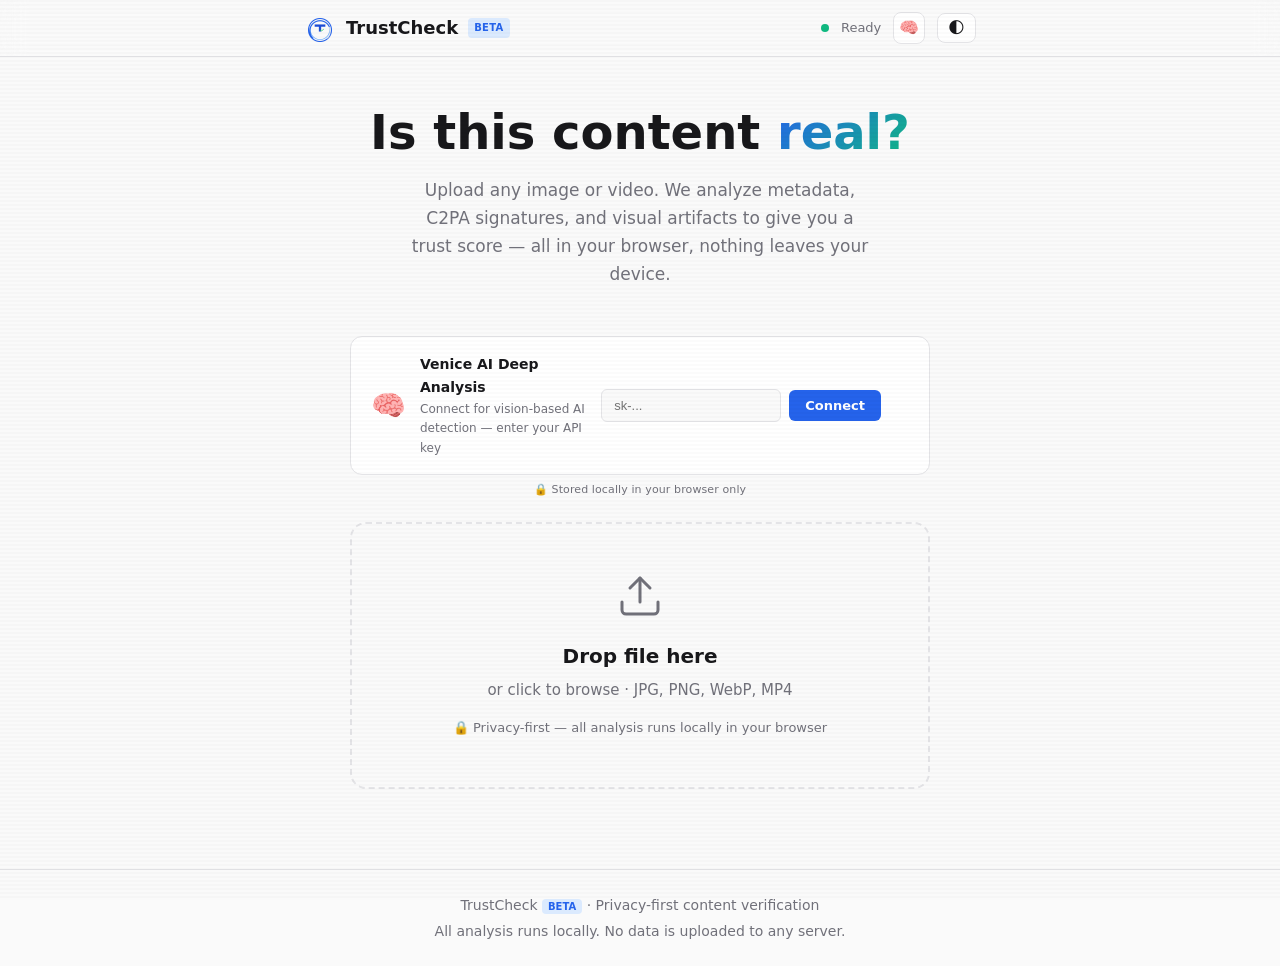
<file: index.html>
<!DOCTYPE html>
<html lang="en" data-theme="system">
<head>
<meta charset="UTF-8">
<meta name="viewport" content="width=device-width, initial-scale=1.0">
<title>TrustCheck — Verify Content Authenticity</title>
<meta name="description" content="Upload any image or video to check its authenticity. AI-generated content detection, metadata analysis, and trust scoring.">
<meta name="keywords" content="AI detection, deepfake detector, content verification, trust check, C2PA, metadata analysis">

<!-- Open Graph -->
<meta property="og:title" content="TrustCheck — Content Authenticity Verifier">
<meta property="og:description" content="Check if content is real or AI-generated. Privacy-first, runs in your browser.">
<meta property="og:type" content="website">
<meta property="og:locale" content="en_US">

<!-- Twitter -->
<meta name="twitter:card" content="summary_large_image">
<meta name="twitter:title" content="TrustCheck — Content Authenticity">
<meta name="twitter:description" content="Upload any image to verify authenticity. Privacy-first AI detection.">

<!-- PWA -->
<link rel="manifest" href="/manifest.json">
<meta name="apple-mobile-web-app-capable" content="yes">
<meta name="apple-mobile-web-app-status-bar-style" content="black-translucent">
<meta name="apple-mobile-web-app-title" content="TrustCheck">
<link rel="apple-touch-icon" href="/favicon/apple-touch-icon.png">
<link rel="icon" type="image/png" sizes="32x32" href="/favicon/favicon-32x32.png">
<link rel="icon" type="image/png" sizes="16x16" href="/favicon/favicon-16x16.png">
<meta name="msapplication-TileImage" content="/favicon/msapplication-icon-144x144.png">
<meta name="msapplication-TileColor" content="#2563eb">

<!-- Critical CSS inline, full CSS deferred -->
<style>
/* System font stack */
:root { --font: system-ui, -apple-system, 'Segoe UI', Roboto, sans-serif; }
*, *::before, *::after { margin: 0; padding: 0; box-sizing: border-box; }
html { font-family: var(--font); line-height: 1.6; }
body { min-height: 100vh; }
</style>
<link rel="stylesheet" href="css/style.css">
</head>
<body>

<!-- Navigation -->
<nav class="nav" role="navigation">
  <div class="nav-inner">
    <div class="nav-brand">
      <img src="/brandguru-outputs/trustcheck_logo_lettermark.png" alt="TrustCheck" class="nav-logo-img">
      <span class="nav-name">TrustCheck</span>
      <span class="nav-badge">Beta</span>
    </div>
    <div class="nav-right">
      <span id="status-dot" class="status-dot"></span>
      <span class="status-text" id="status-text">Ready</span>
      <button class="nav-ai-btn" id="nav-ai-btn" onclick="toggleVenicePanel()" aria-label="Venice AI settings">
        <span id="nav-ai-icon">🧠</span>
      </button>
      <div class="theme-toggle-wrap">
        <button class="theme-btn" onclick="toggleTheme()" aria-label="Toggle theme">
          <span id="theme-icon">🌓</span>
        </button>
      </div>
    </div>
  </div>
</nav>

<!-- Venice AI Panel (inline, always accessible) -->
<div class="venice-panel" id="venice-panel" hidden>
  <div class="venice-panel-inner">
    <div class="venice-panel-left">
      <span class="venice-panel-label">🧠 Venice AI</span>
      <span class="venice-panel-desc">Deep vision-based analysis — enter your API key</span>
    </div>
    <div class="venice-panel-right">
      <input type="password" class="venice-panel-input" id="venice-key-quick" placeholder="sk-..." aria-label="Venice API key">
      <button class="venice-panel-btn" id="venice-connect-quick-btn">Connect</button>
      <span class="venice-panel-status" id="venice-panel-status"></span>
    </div>
    <button class="venice-panel-close" onclick="toggleVenicePanel()" aria-label="Close">✕</button>
  </div>
</div>

<!-- Main -->
<main class="main">
  <div class="container">

    <!-- Hero -->
    <section class="hero">
      <h1 class="hero-title">Is this content <span class="gradient-text">real?</span></h1>
      <p class="hero-sub">Upload any image or video. We analyze metadata, C2PA signatures, and visual artifacts to give you a trust score — all in your browser, nothing leaves your device.</p>
    </section>

    <!-- Venice AI Connect Card (always visible before upload) -->
    <section class="venice-card" id="venice-card">
      <div class="venice-card-body">
        <div class="venice-card-icon">🧠</div>
        <div class="venice-card-content">
          <div class="venice-card-label">Venice AI Deep Analysis</div>
          <div class="venice-card-desc">Connect for vision-based AI detection — enter your API key</div>
        </div>
        <div class="venice-card-input-group">
          <input type="password" class="venice-card-input" id="venice-key-main" placeholder="sk-..." aria-label="Venice API key">
          <button class="venice-card-btn" id="venice-connect-main-btn">Connect</button>
          <span class="venice-card-status" id="venice-card-status"></span>
        </div>
      </div>
      <div class="venice-card-note">🔒 Stored locally in your browser only</div>
    </section>

    <!-- Upload Zone -->
    <section class="upload-section" id="upload-section">
      <div class="upload-zone" id="dropzone" role="button" tabindex="0" aria-label="Upload file for verification">
        <div class="upload-icon">
          <svg width="48" height="48" viewBox="0 0 24 24" fill="none" stroke="currentColor" stroke-width="1.5" stroke-linecap="round" stroke-linejoin="round">
            <path d="M21 15v4a2 2 0 0 1-2 2H5a2 2 0 0 1-2-2v-4"/>
            <polyline points="17 8 12 3 7 8"/>
            <line x1="12" y1="3" x2="12" y2="15"/>
          </svg>
        </div>
        <h3 class="upload-title">Drop file here</h3>
        <p class="upload-desc">or click to browse · JPG, PNG, WebP, MP4</p>
        <p class="upload-privacy">🔒 Privacy-first — all analysis runs locally in your browser</p>
        <input type="file" id="file-input" accept="image/*,video/mp4" hidden>
      </div>
    </section>

    <!-- Results (hidden until analysis) -->
    <section class="results" id="results" hidden>

      <!-- Trust Meter -->
      <div class="meter-section">
        <div class="meter-ring" id="meter-ring">
          <div class="meter-inner">
            <div class="meter-score" id="meter-score">—</div>
            <div class="meter-label">Trust Score</div>
          </div>
        </div>
        <div class="meter-verdict" id="meter-verdict">
          <span class="verdict-dot" id="verdict-dot"></span>
          <span id="verdict-text">Analyzing...</span>
          <span class="verdict-confidence" id="verdict-confidence"></span>
        </div>
      </div>

      <!-- Tags -->
      <div class="tags" id="tags"></div>

      <!-- Expandable Details -->
      <div class="details-toggle" id="details-toggle" role="button" tabindex="0">
        <span>View detailed analysis</span>
        <span class="toggle-arrow" id="toggle-arrow">▼</span>
      </div>

      <div class="details-panel" id="details-panel" hidden>
        <div class="detail-tabs">
          <button class="detail-tab active" data-tab="evidence">📊 Evidence</button>
          <button class="detail-tab" data-tab="metadata">📋 Metadata</button>
          <button class="detail-tab" data-tab="venice">🧠 AI Analysis</button>
        </div>

        <!-- Evidence Tab -->
        <div class="tab-content active" id="tab-evidence">
          <div class="evidence-list" id="evidence-list"></div>
        </div>

        <!-- Metadata Tab -->
        <div class="tab-content" id="tab-metadata">
          <div class="metadata-table" id="metadata-table"></div>
        </div>

        <!-- Venice AI Tab -->
        <div class="tab-content" id="tab-venice">
          <div class="venice-section">
            <p class="venice-desc">Want deeper analysis? Connect Venice AI for vision-based AI detection.</p>
            <div class="venice-input-group">
              <input type="password" class="venice-input" id="venice-key" placeholder="Enter Venice API key..." aria-label="Venice API key">
              <button class="venice-btn" id="venice-connect-btn">Connect</button>
            </div>
            <p class="venice-note">🔒 Your key is stored locally in your browser only. Never sent anywhere but Venice's API.</p>
            <div class="venice-status" id="venice-status" hidden>
              <span id="venice-status-text">Venice AI connected</span>
            </div>
            <div class="venice-results" id="venice-results" hidden>
              <h4>AI Analysis Results</h4>
              <div class="evidence-list" id="venice-evidence"></div>
            </div>
          </div>
        </div>
      </div>

      <!-- New Analysis Button -->
      <button class="new-btn" id="new-btn">Analyze another file</button>
    </section>

  </div>
</main>

<!-- Footer -->
<footer class="footer">
  <div class="footer-inner">
    <p>TrustCheck <span class="footer-beta">Beta</span> · Privacy-first content verification</p>
    <p class="footer-small">All analysis runs locally. No data is uploaded to any server.</p>
  </div>
</footer>

<span class="scanline"></span>

<!-- JS -->
<script type="module" src="js/app.js"></script>
<script>
/* Register service worker */
if ('serviceWorker' in navigator) {
  navigator.serviceWorker.register('/sw.js').catch(() => {});
}
/* Venice panel toggle */
function toggleVenicePanel() {
  const panel = document.getElementById('venice-panel');
  const btn = document.getElementById('nav-ai-btn');
  panel.hidden = !panel.hidden;
  btn.classList.toggle('active', !panel.hidden);
}
/* Theme toggle */
function toggleTheme() {
  const html = document.documentElement;
  const cur = html.getAttribute('data-theme');
  const next = cur === 'system' ? 'light' : cur === 'light' ? 'dark' : 'system';
  html.setAttribute('data-theme', next);
  localStorage.setItem('trustcheck-theme', next);
  document.getElementById('theme-icon').textContent = next === 'dark' ? '☀️' : next === 'light' ? '🌙' : '🌓';
}
const saved = localStorage.getItem('trustcheck-theme');
if (saved) document.documentElement.setAttribute('data-theme', saved);
</script>
</body>
</html>
</file>
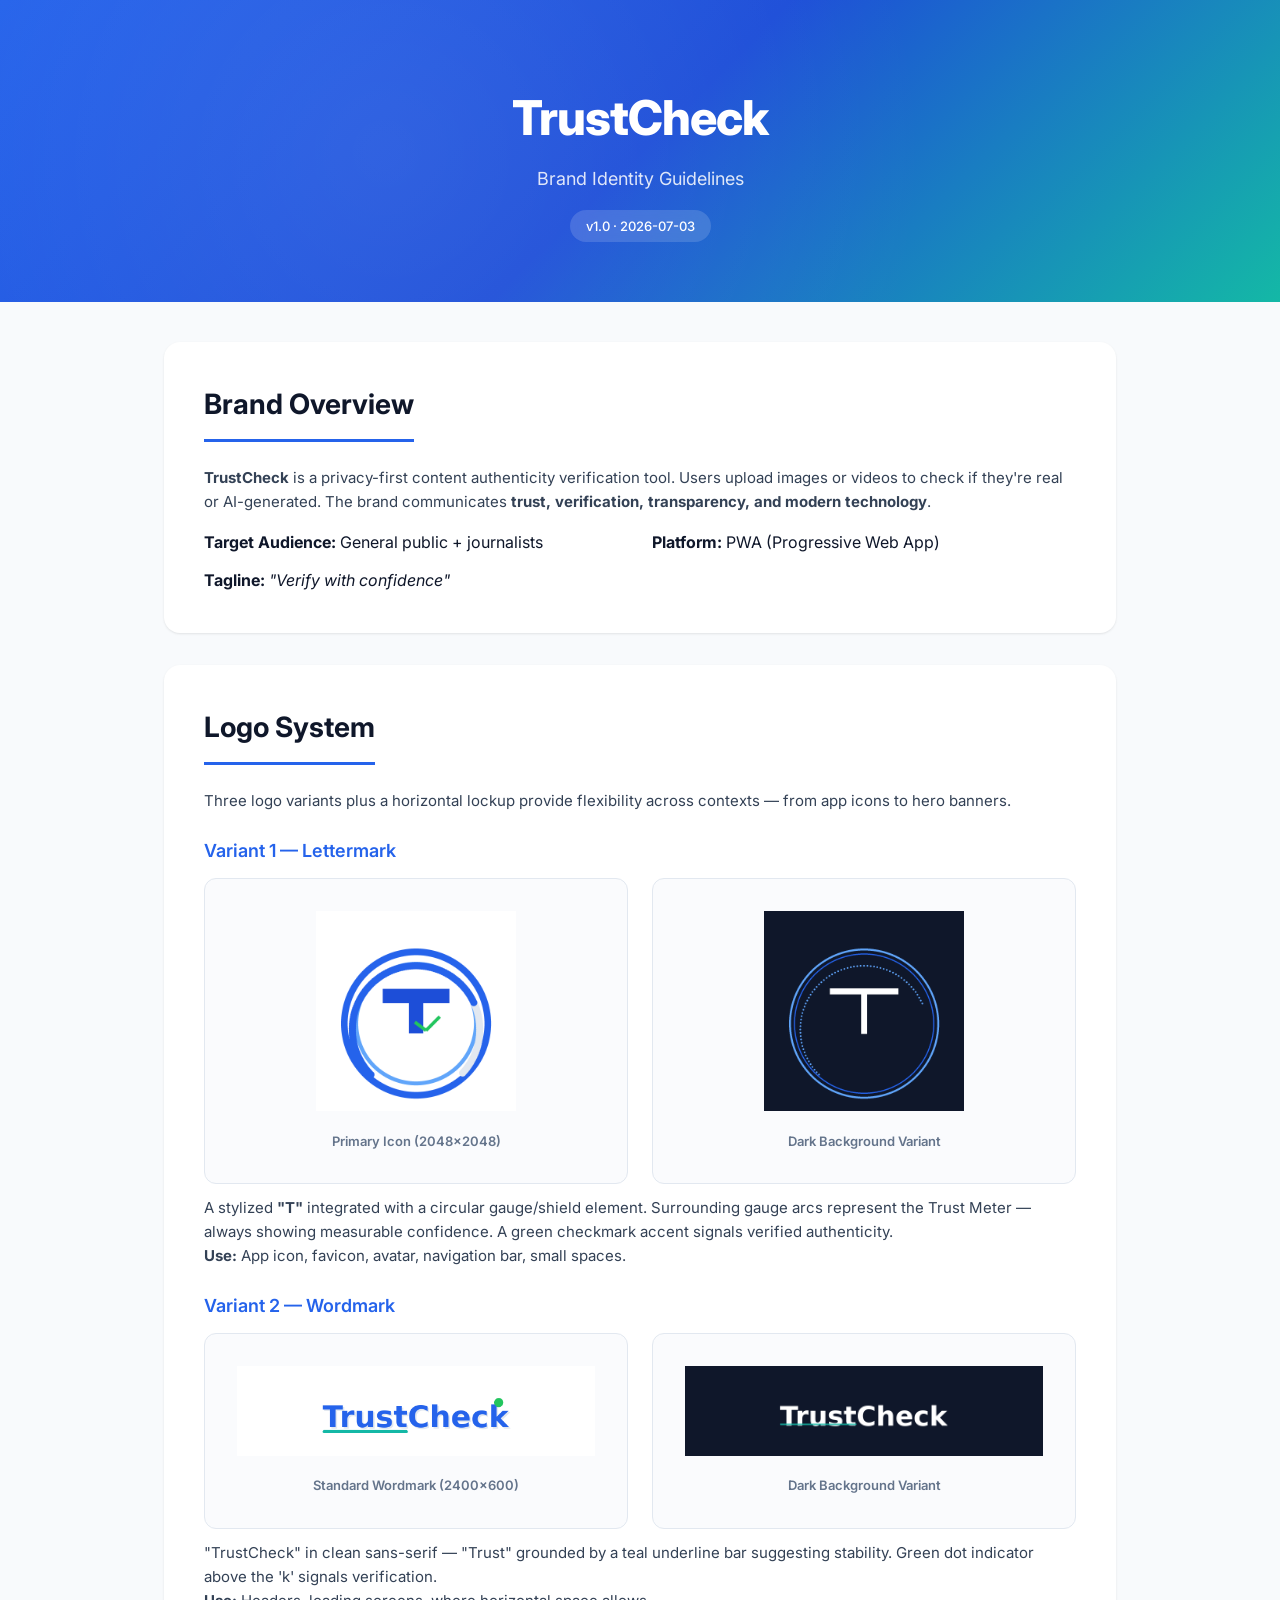
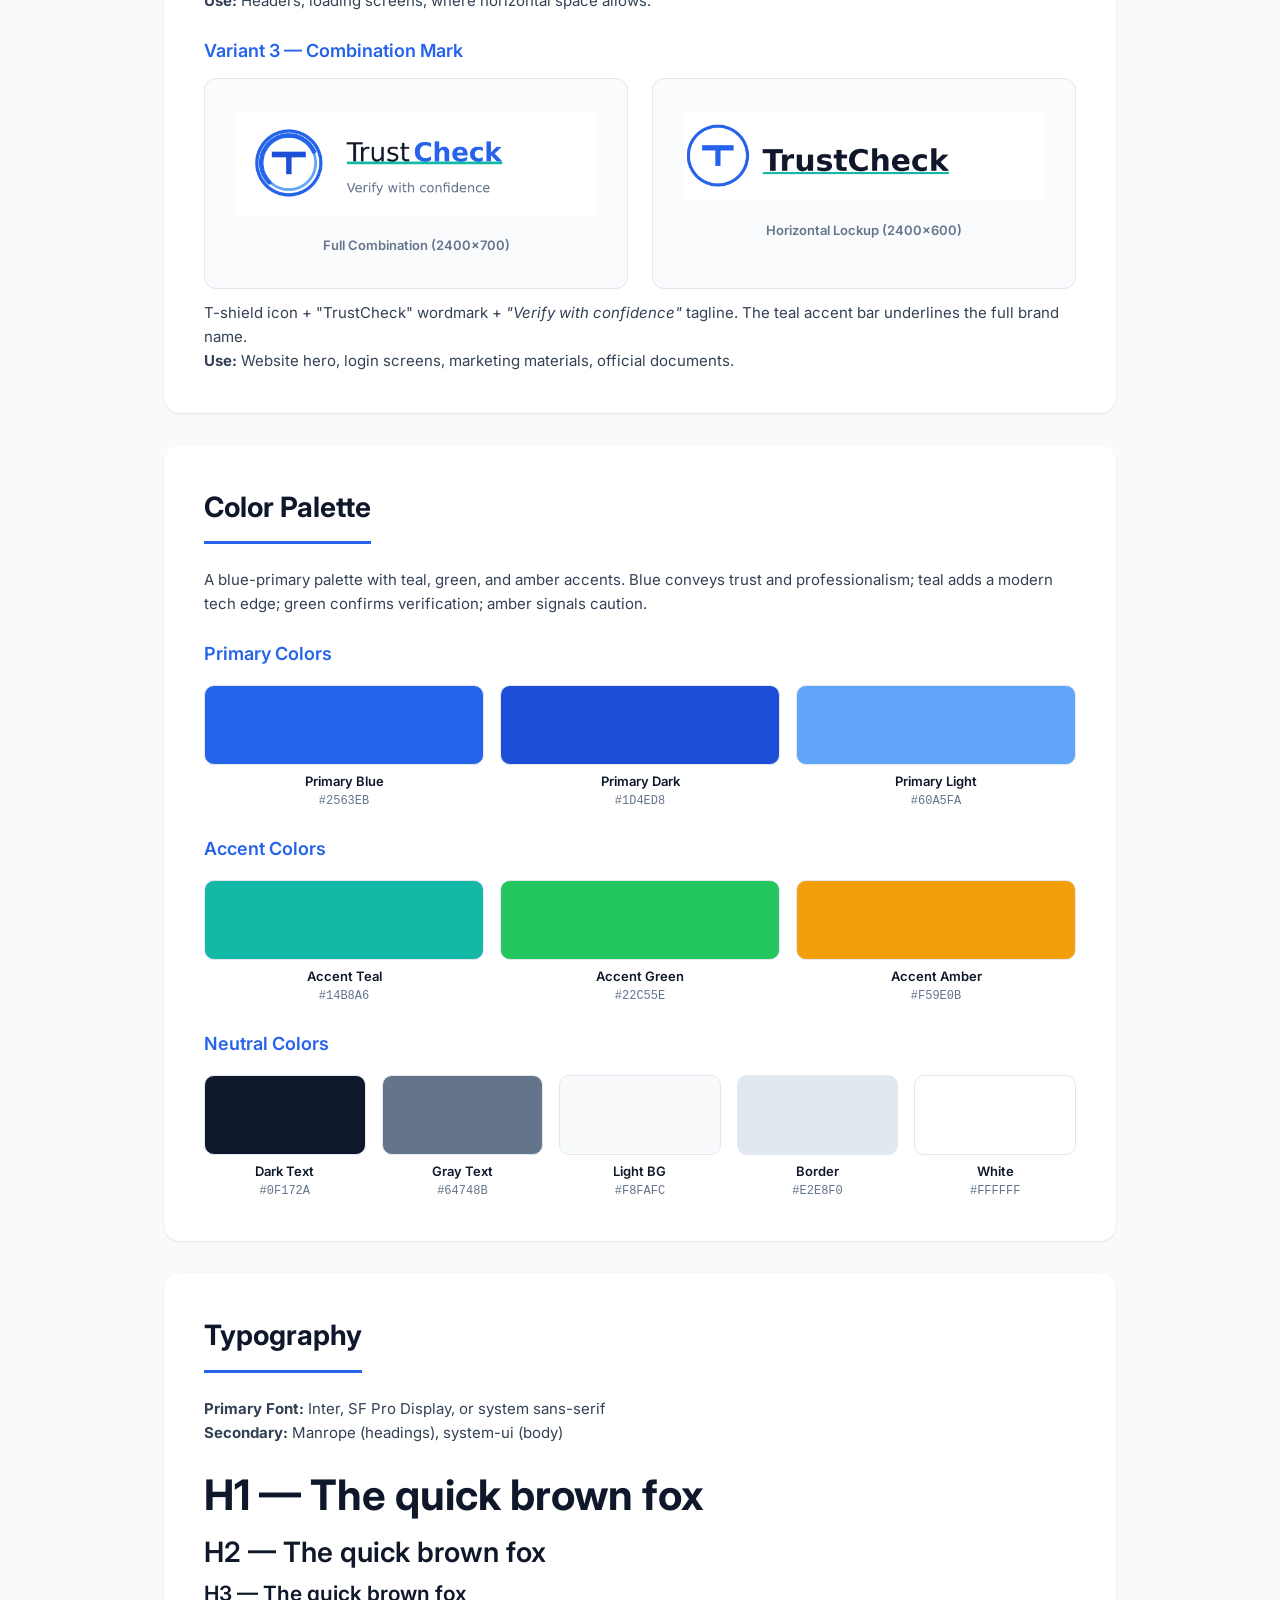
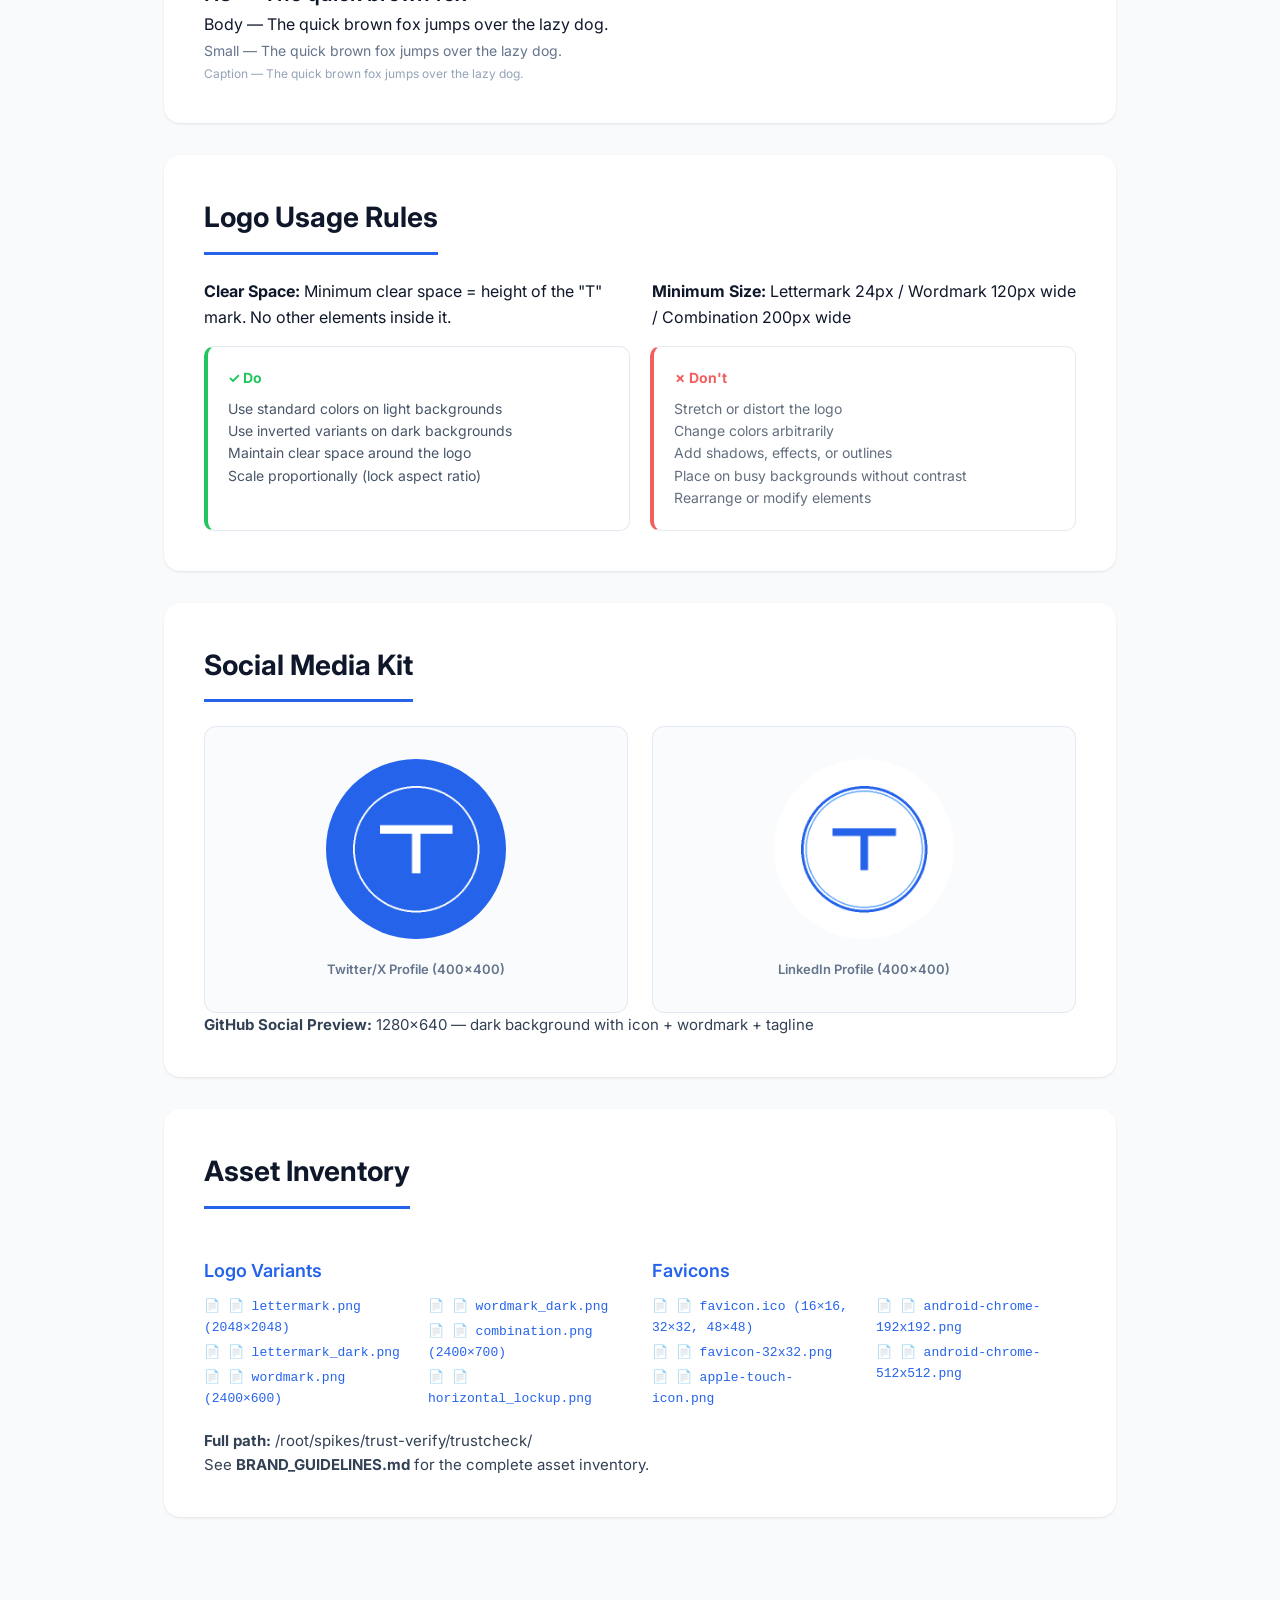
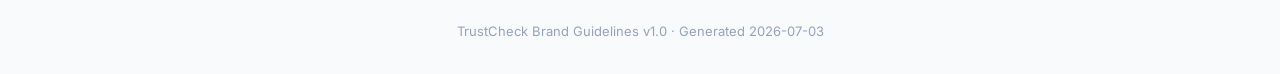
<file: brand-guidelines/index.html>
<!DOCTYPE html>
<html lang="en">
<head>
<meta charset="UTF-8">
<meta name="viewport" content="width=device-width, initial-scale=1.0">
<title>TrustCheck — Brand Guidelines</title>
<style>
  @import url('https://fonts.googleapis.com/css2?family=Inter:wght@300;400;500;600;700;800&display=swap');
  * { margin: 0; padding: 0; box-sizing: border-box; }
  body {
    font-family: 'Inter', -apple-system, BlinkMacSystemFont, 'Segoe UI', sans-serif;
    background: #f8fafc;
    color: #0f172a;
    line-height: 1.6;
  }
  .container { max-width: 1000px; margin: 0 auto; padding: 40px 24px; }

  /* Hero */
  .hero {
    background: linear-gradient(135deg, #2563eb 0%, #1d4ed8 50%, #14b8a6 100%);
    color: white;
    padding: 80px 24px 60px;
    text-align: center;
    position: relative;
    overflow: hidden;
  }
  .hero::before {
    content: '';
    position: absolute;
    inset: 0;
    background: radial-gradient(circle at 30% 50%, rgba(255,255,255,0.08) 0%, transparent 60%);
  }
  .hero h1 { font-size: 48px; font-weight: 800; letter-spacing: -0.02em; margin-bottom: 8px; position: relative; }
  .hero p { font-size: 18px; opacity: 0.85; font-weight: 400; position: relative; }
  .hero .badge {
    display: inline-block;
    background: rgba(255,255,255,0.15);
    backdrop-filter: blur(8px);
    padding: 6px 16px;
    border-radius: 20px;
    font-size: 13px;
    font-weight: 500;
    margin-top: 16px;
    position: relative;
  }

  /* Sections */
  .section {
    background: white;
    border-radius: 16px;
    padding: 40px;
    margin-bottom: 32px;
    box-shadow: 0 1px 3px rgba(0,0,0,0.06), 0 1px 2px rgba(0,0,0,0.04);
  }
  .section h2 {
    font-size: 28px;
    font-weight: 700;
    color: #0f172a;
    margin-bottom: 24px;
    padding-bottom: 12px;
    border-bottom: 3px solid #2563eb;
    display: inline-block;
  }
  .section h3 {
    font-size: 18px;
    font-weight: 600;
    color: #2563eb;
    margin: 24px 0 12px;
  }
  .section p, .section li { font-size: 15px; color: #334155; }
  .section ul { padding-left: 20px; }
  .section li { margin-bottom: 6px; }
  .grid-2 { display: grid; grid-template-columns: 1fr 1fr; gap: 24px; }

  /* Logo showcase */
  .logo-showcase { text-align: center; padding: 32px; border: 1px solid #e2e8f0; border-radius: 12px; background: #fafbfd; }
  .logo-showcase img { max-width: 100%; height: auto; }
  .logo-showcase.small img { max-width: 200px; }
  .logo-showcase .label { margin-top: 12px; font-size: 13px; font-weight: 600; color: #64748b; }

  /* Color swatches */
  .swatch-grid { display: flex; flex-wrap: wrap; gap: 16px; margin-top: 16px; }
  .swatch {
    text-align: center;
    flex: 1;
    min-width: 100px;
  }
  .swatch .color {
    width: 100%;
    height: 80px;
    border-radius: 10px;
    margin-bottom: 6px;
    border: 1px solid #e2e8f0;
  }
  .swatch .name { font-size: 13px; font-weight: 600; color: #0f172a; }
  .swatch .hex { font-size: 12px; color: #64748b; font-family: 'SF Mono', monospace; }

  /* Rules grid */
  .rules-grid { display: grid; grid-template-columns: 1fr 1fr; gap: 20px; margin-top: 16px; }
  .rule-card {
    padding: 20px;
    border-radius: 10px;
    border: 1px solid #e2e8f0;
  }
  .rule-card.do { border-left: 4px solid #22c55e; }
  .rule-card.dont { border-left: 4px solid #ef4444; opacity: 0.85; }
  .rule-card h4 { font-size: 14px; font-weight: 700; margin-bottom: 8px; }
  .rule-card.do h4 { color: #22c55e; }
  .rule-card.dont h4 { color: #ef4444; }
  .rule-card p { font-size: 14px; color: #475569; }

  .dont-grid { display: grid; grid-template-columns: 1fr 1fr; gap: 12px; margin-top: 12px; }
  .dont-item {
    background: #fef2f2;
    border: 1px solid #fecaca;
    border-radius: 8px;
    padding: 10px 14px;
    font-size: 13px;
    color: #991b1b;
    display: flex;
    align-items: center;
    gap: 8px;
  }
  .dont-item::before { content: '✗'; font-weight: 700; color: #ef4444; }

  /* File inventory */
  .file-list { columns: 2; column-gap: 24px; margin-top: 12px; }
  .file-list li { break-inside: avoid; font-size: 13px; font-family: 'SF Mono', 'Consolas', monospace; color: #2563eb; margin-bottom: 4px; list-style: none; }
  .file-list li::before { content: '📄 '; }

  /* Footer */
  .footer {
    text-align: center;
    padding: 32px;
    font-size: 13px;
    color: #94a3b8;
  }

  @media (max-width: 768px) {
    .grid-2 { grid-template-columns: 1fr; }
    .rules-grid { grid-template-columns: 1fr; }
    .file-list { columns: 1; }
    .swatch-grid { gap: 10px; }
    .swatch { min-width: 70px; }
    .hero h1 { font-size: 32px; }
  }
</style>
</head>
<body>

<div class="hero">
  <h1>TrustCheck</h1>
  <p>Brand Identity Guidelines</p>
  <div class="badge">v1.0 &middot; 2026-07-03</div>
</div>

<div class="container">

  <!-- Overview -->
  <div class="section">
    <h2>Brand Overview</h2>
    <p><strong>TrustCheck</strong> is a privacy-first content authenticity verification tool. Users upload images or videos to check if they're real or AI-generated. The brand communicates <strong>trust, verification, transparency, and modern technology</strong>.</p>
    <div class="grid-2" style="margin-top:16px">
      <div><strong>Target Audience:</strong> General public + journalists</div>
      <div><strong>Platform:</strong> PWA (Progressive Web App)</div>
    </div>
    <div style="margin-top:12px"><strong>Tagline:</strong> <em>"Verify with confidence"</em></div>
  </div>

  <!-- Logo Variants -->
  <div class="section">
    <h2>Logo System</h2>
    <p>Three logo variants plus a horizontal lockup provide flexibility across contexts — from app icons to hero banners.</p>

    <h3>Variant 1 — Lettermark</h3>
    <div class="grid-2">
      <div class="logo-showcase small">
        <img src="../brandguru-outputs/trustcheck_logo_lettermark_bg.png" alt="Lettermark Logo">
        <div class="label">Primary Icon (2048×2048)</div>
      </div>
      <div class="logo-showcase small">
        <img src="../brandguru-outputs/trustcheck_logo_lettermark_dark.png" alt="Lettermark Dark">
        <div class="label">Dark Background Variant</div>
      </div>
    </div>
    <p style="margin-top:12px">A stylized <strong>"T"</strong> integrated with a circular gauge/shield element. Surrounding gauge arcs represent the Trust Meter — always showing measurable confidence. A green checkmark accent signals verified authenticity.</p>
    <p><strong>Use:</strong> App icon, favicon, avatar, navigation bar, small spaces.</p>

    <h3>Variant 2 — Wordmark</h3>
    <div class="grid-2">
      <div class="logo-showcase">
        <img src="../brandguru-outputs/trustcheck_logo_wordmark_bg.png" alt="Wordmark Logo">
        <div class="label">Standard Wordmark (2400×600)</div>
      </div>
      <div class="logo-showcase">
        <img src="../brandguru-outputs/trustcheck_logo_wordmark_dark.png" alt="Wordmark Dark">
        <div class="label">Dark Background Variant</div>
      </div>
    </div>
    <p style="margin-top:12px">"TrustCheck" in clean sans-serif — "Trust" grounded by a teal underline bar suggesting stability. Green dot indicator above the 'k' signals verification.</p>
    <p><strong>Use:</strong> Headers, loading screens, where horizontal space allows.</p>

    <h3>Variant 3 — Combination Mark</h3>
    <div class="grid-2">
      <div class="logo-showcase">
        <img src="../brandguru-outputs/trustcheck_logo_combination_bg.png" alt="Combination Logo">
        <div class="label">Full Combination (2400×700)</div>
      </div>
      <div class="logo-showcase">
        <img src="../brandguru-outputs/trustcheck_logo_horizontal_lockup_bg.png" alt="Horizontal Lockup">
        <div class="label">Horizontal Lockup (2400×600)</div>
      </div>
    </div>
    <p style="margin-top:12px">T-shield icon + "TrustCheck" wordmark + <em>"Verify with confidence"</em> tagline. The teal accent bar underlines the full brand name.</p>
    <p><strong>Use:</strong> Website hero, login screens, marketing materials, official documents.</p>
  </div>

  <!-- Color Palette -->
  <div class="section">
    <h2>Color Palette</h2>
    <p>A blue-primary palette with teal, green, and amber accents. Blue conveys trust and professionalism; teal adds a modern tech edge; green confirms verification; amber signals caution.</p>

    <h3>Primary Colors</h3>
    <div class="swatch-grid">
      <div class="swatch"><div class="color" style="background:#2563eb"></div><div class="name">Primary Blue</div><div class="hex">#2563EB</div></div>
      <div class="swatch"><div class="color" style="background:#1d4ed8"></div><div class="name">Primary Dark</div><div class="hex">#1D4ED8</div></div>
      <div class="swatch"><div class="color" style="background:#60a5fa"></div><div class="name">Primary Light</div><div class="hex">#60A5FA</div></div>
    </div>

    <h3>Accent Colors</h3>
    <div class="swatch-grid">
      <div class="swatch"><div class="color" style="background:#14b8a6"></div><div class="name">Accent Teal</div><div class="hex">#14B8A6</div></div>
      <div class="swatch"><div class="color" style="background:#22c55e"></div><div class="name">Accent Green</div><div class="hex">#22C55E</div></div>
      <div class="swatch"><div class="color" style="background:#f59e0b"></div><div class="name">Accent Amber</div><div class="hex">#F59E0B</div></div>
    </div>

    <h3>Neutral Colors</h3>
    <div class="swatch-grid">
      <div class="swatch"><div class="color" style="background:#0f172a"></div><div class="name">Dark Text</div><div class="hex">#0F172A</div></div>
      <div class="swatch"><div class="color" style="background:#64748b"></div><div class="name">Gray Text</div><div class="hex">#64748B</div></div>
      <div class="swatch"><div class="color" style="background:#f8fafc"></div><div class="name">Light BG</div><div class="hex">#F8FAFC</div></div>
      <div class="swatch"><div class="color" style="background:#e2e8f0"></div><div class="name">Border</div><div class="hex">#E2E8F0</div></div>
      <div class="swatch"><div class="color" style="background:#ffffff; border:1px solid #e2e8f0"></div><div class="name">White</div><div class="hex">#FFFFFF</div></div>
    </div>
  </div>

  <!-- Typography -->
  <div class="section">
    <h2>Typography</h2>
    <p><strong>Primary Font:</strong> Inter, SF Pro Display, or system sans-serif</p>
    <p><strong>Secondary:</strong> Manrope (headings), system-ui (body)</p>

    <div style="margin-top:16px">
      <div style="font-size:42px; font-weight:700; color:#0f172a; margin-bottom:2px">H1 — The quick brown fox</div>
      <div style="font-size:28px; font-weight:600; color:#0f172a; margin-bottom:2px">H2 — The quick brown fox</div>
      <div style="font-size:21px; font-weight:600; color:#0f172a; margin-bottom:2px">H3 — The quick brown fox</div>
      <div style="font-size:16px; color:#0f172a; margin-bottom:2px">Body — The quick brown fox jumps over the lazy dog.</div>
      <div style="font-size:14px; color:#64748b; margin-bottom:2px">Small — The quick brown fox jumps over the lazy dog.</div>
      <div style="font-size:12px; color:#94a3b8">Caption — The quick brown fox jumps over the lazy dog.</div>
    </div>
  </div>

  <!-- Usage Rules -->
  <div class="section">
    <h2>Logo Usage Rules</h2>
    <div class="grid-2">
      <div><strong>Clear Space:</strong> Minimum clear space = height of the "T" mark. No other elements inside it.</div>
      <div><strong>Minimum Size:</strong> Lettermark 24px / Wordmark 120px wide / Combination 200px wide</div>
    </div>

    <div class="rules-grid" style="margin-top:16px">
      <div class="rule-card do">
        <h4>✓ Do</h4>
        <p>Use standard colors on light backgrounds</p>
        <p>Use inverted variants on dark backgrounds</p>
        <p>Maintain clear space around the logo</p>
        <p>Scale proportionally (lock aspect ratio)</p>
      </div>
      <div class="rule-card dont">
        <h4>✗ Don't</h4>
        <p>Stretch or distort the logo</p>
        <p>Change colors arbitrarily</p>
        <p>Add shadows, effects, or outlines</p>
        <p>Place on busy backgrounds without contrast</p>
        <p>Rearrange or modify elements</p>
      </div>
    </div>
  </div>

  <!-- Social Kit -->
  <div class="section">
    <h2>Social Media Kit</h2>
    <div class="grid-2">
      <div class="logo-showcase">
        <img src="../brandguru-outputs/trustcheck_social_profile_twitter.png" alt="Twitter Profile" style="max-width:180px;border-radius:50%">
        <div class="label">Twitter/X Profile (400×400)</div>
      </div>
      <div class="logo-showcase">
        <img src="../brandguru-outputs/trustcheck_social_profile_linkedin.png" alt="LinkedIn Profile" style="max-width:180px;border-radius:50%">
        <div class="label">LinkedIn Profile (400×400)</div>
      </div>
    </div>
    <p><strong>GitHub Social Preview:</strong> 1280×640 — dark background with icon + wordmark + tagline</p>
  </div>

  <!-- File Inventory -->
  <div class="section">
    <h2>Asset Inventory</h2>
    <div class="grid-2">
      <div>
        <h3>Logo Variants</h3>
        <ul class="file-list" style="list-style:none;padding:0">
          <li>📄 lettermark.png (2048×2048)</li>
          <li>📄 lettermark_dark.png</li>
          <li>📄 wordmark.png (2400×600)</li>
          <li>📄 wordmark_dark.png</li>
          <li>📄 combination.png (2400×700)</li>
          <li>📄 horizontal_lockup.png</li>
        </ul>
      </div>
      <div>
        <h3>Favicons</h3>
        <ul class="file-list" style="list-style:none;padding:0">
          <li>📄 favicon.ico (16×16, 32×32, 48×48)</li>
          <li>📄 favicon-32x32.png</li>
          <li>📄 apple-touch-icon.png</li>
          <li>📄 android-chrome-192x192.png</li>
          <li>📄 android-chrome-512x512.png</li>
        </ul>
      </div>
    </div>
    <div style="margin-top:16px">
      <p><strong>Full path:</strong> /root/spikes/trust-verify/trustcheck/</p>
      <p>See <strong>BRAND_GUIDELINES.md</strong> for the complete asset inventory.</p>
    </div>
  </div>

</div>

<div class="footer">
  TrustCheck Brand Guidelines v1.0 &middot; Generated 2026-07-03
</div>

</body>
</html>
</file>
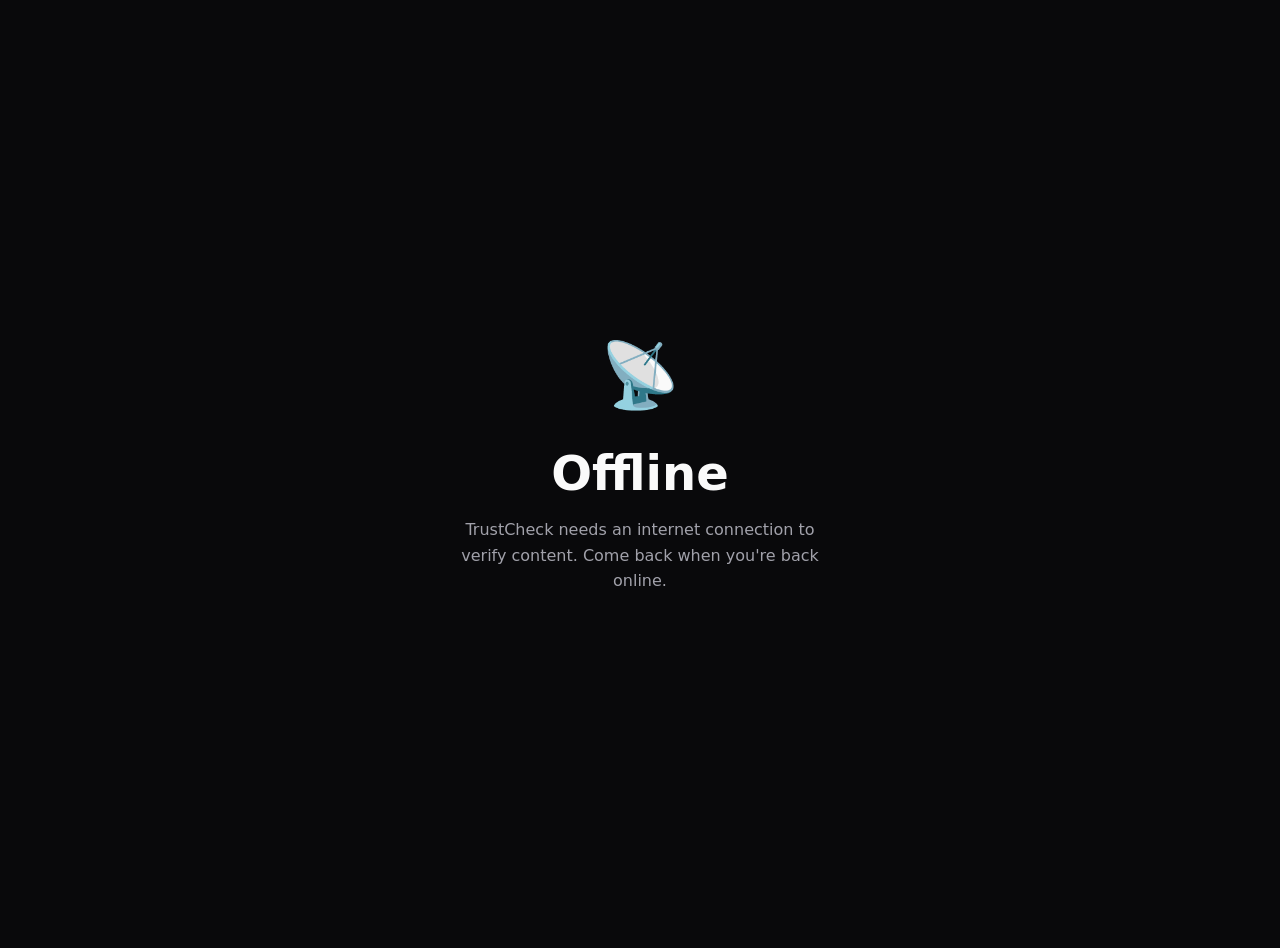
<file: offline.html>
<!DOCTYPE html>
<html lang="en">
<head>
<meta charset="UTF-8">
<meta name="viewport" content="width=device-width, initial-scale=1.0">
<title>TrustCheck — Offline</title>
<style>
  body { font-family: system-ui, -apple-system, sans-serif; display: flex; align-items: center; justify-content: center; min-height: 100vh; margin: 0; background: #09090b; color: #fafafa; text-align: center; padding: 24px; }
  .content { max-width: 360px; }
  h1 { font-size: 3rem; margin-bottom: 8px; }
  p { color: #a1a1aa; line-height: 1.6; }
  .icon { font-size: 4rem; margin-bottom: 16px; }
</style>
</head>
<body>
<div class="content">
  <div class="icon">📡</div>
  <h1>Offline</h1>
  <p>TrustCheck needs an internet connection to verify content. Come back when you're back online.</p>
</div>
</body>
</html>
</file>
<file: css/style.css>
/* =======================================
   TRUSTCHECK — Styles
   ======================================= */

/* === RESET === */
*, *::before, *::after { margin: 0; padding: 0; box-sizing: border-box; }
html {
  font-family: system-ui, -apple-system, 'Segoe UI', Roboto, sans-serif;
  -webkit-font-smoothing: antialiased;
  -moz-osx-font-smoothing: grayscale;
}
body { min-height: 100vh; background: var(--bg); color: var(--text); transition: background 200ms, color 200ms; overflow-x: hidden; }
a { color: var(--primary); text-decoration: none; }
button { cursor: pointer; font-family: inherit; }
img, video { max-width: 100%; display: block; }

/* === THEME TOKENS === */
:root {
  --bg: #fafafa;
  --text: #18181b;
  --text-muted: #71717a;
  --surface: #ffffff;
  --surface-hover: #f4f4f5;
  --border: #e4e4e7;
  --border-light: #f0f0f1;
  --primary: #2563eb;
  --primary-hover: #1d4ed8;
  --primary-muted: #dbeafe;
  --success: #10B981;
  --success-muted: #D1FAE5;
  --warning: #F59E0B;
  --warning-muted: #FEF3C7;
  --danger: #EF4444;
  --danger-muted: #FEE2E2;
  --shadow-sm: 0 1px 2px rgba(0,0,0,0.05);
  --shadow: 0 1px 3px rgba(0,0,0,0.08), 0 1px 2px rgba(0,0,0,0.06);
  --shadow-lg: 0 10px 15px -3px rgba(0,0,0,0.08), 0 4px 6px -2px rgba(0,0,0,0.04);
  --radius-sm: 6px;
  --radius: 12px;
  --radius-lg: 16px;
  --transition: 200ms ease;
}

@media (prefers-color-scheme: dark) {
  :root:not([data-theme="light"]) {
    --bg: #09090b;
    --text: #fafafa;
    --text-muted: #a1a1aa;
    --surface: #18181b;
    --surface-hover: #27272a;
    --border: #27272a;
    --border-light: #1f1f23;
    --primary-muted: #1e3a5f;
    --success-muted: #14532d;
    --warning-muted: #422006;
    --danger-muted: #450a0a;
    --shadow-sm: 0 1px 2px rgba(0,0,0,0.3);
    --shadow: 0 1px 3px rgba(0,0,0,0.3);
    --shadow-lg: 0 10px 15px -3px rgba(0,0,0,0.4);
  }
}

[data-theme="dark"] {
  --bg: #09090b; --text: #fafafa; --text-muted: #a1a1aa;
  --surface: #18181b; --surface-hover: #27272a;
  --border: #27272a; --border-light: #1f1f23;
  --primary-muted: #1e3a5f;
  --success-muted: #14532d; --warning-muted: #422006; --danger-muted: #450a0a;
  --shadow-sm: 0 1px 2px rgba(0,0,0,0.3);
  --shadow: 0 1px 3px rgba(0,0,0,0.3);
  --shadow-lg: 0 10px 15px -3px rgba(0,0,0,0.4);
}

[data-theme="light"] {
  --bg: #fafafa; --text: #18181b; --text-muted: #71717a;
  --surface: #ffffff; --surface-hover: #f4f4f5;
  --border: #e4e4e7; --border-light: #f0f0f1;
  --primary-muted: #dbeafe;
  --success-muted: #dcfce7; --warning-muted: #fef3c7; --danger-muted: #fee2e2;
}

/* === NAV === */
.nav {
  position: sticky; top: 0; z-index: 100;
  background: var(--bg)/.85;
  backdrop-filter: blur(12px);
  -webkit-backdrop-filter: blur(12px);
  border-bottom: 1px solid var(--border);
}
.nav-inner {
  max-width: 720px; margin: 0 auto;
  display: flex; justify-content: space-between; align-items: center;
  padding: 12px 24px;
}
.nav-brand { display: flex; align-items: center; gap: 10px; }
.nav-logo {
  width: 32px; height: 32px; border-radius: 8px;
  background: var(--primary); color: white;
  display: flex; align-items: center; justify-content: center;
  font-weight: 700; font-size: 1rem;
}
.nav-logo-img { width: 32px; height: 32px; border-radius: 8px; object-fit: contain; }
.nav-name { font-weight: 600; font-size: 1.125rem; }
.nav-badge {
  font-size: 0.625rem; font-weight: 600;
  padding: 2px 6px; border-radius: 4px;
  background: var(--primary-muted); color: var(--primary);
  text-transform: uppercase; letter-spacing: 0.03em;
}
.nav-right { display: flex; align-items: center; gap: 12px; }
.status-dot {
  width: 8px; height: 8px; border-radius: 50%;
  background: var(--success); transition: background 300ms;
}
.status-dot.analyzing { background: var(--warning); animation: pulse 1s infinite; }
.status-dot.error { background: var(--danger); }
.status-text { font-size: 0.8125rem; color: var(--text-muted); }
.theme-btn {
  background: var(--surface); border: 1px solid var(--border);
  border-radius: 8px; padding: 6px 10px; cursor: pointer;
  color: var(--text); font-size: 1rem; line-height: 1;
  transition: background 200ms;
}
.theme-btn:hover { background: var(--surface-hover); }

/* Venice AI nav button */
.nav-ai-btn {
  background: var(--surface); border: 1px solid var(--border);
  border-radius: 8px; width: 32px; height: 32px; cursor: pointer;
  color: var(--text-muted); font-size: 1rem; line-height: 1;
  transition: all 200ms; display: flex; align-items: center; justify-content: center;
}
.nav-ai-btn:hover { background: var(--surface-hover); color: var(--primary); }
.nav-ai-btn.active { background: var(--primary-muted); color: var(--primary); border-color: var(--primary); }

/* Venice Panel (inline, always accessible) */
.venice-panel {
  border-bottom: 1px solid var(--border);
  background: var(--surface); animation: fadeUp 200ms ease;
}
.venice-panel-inner {
  max-width: 720px; margin: 0 auto; padding: 12px 24px;
  display: flex; align-items: center; gap: 16px; position: relative;
}
.venice-panel-left { display: flex; flex-direction: column; gap: 2px; }
.venice-panel-label { font-size: 0.875rem; font-weight: 600; }
.venice-panel-desc { font-size: 0.75rem; color: var(--text-muted); }
.venice-panel-right {
  display: flex; align-items: center; gap: 8px; margin-left: auto;
}
.venice-panel-input {
  width: 200px; padding: 8px 12px; border-radius: var(--radius-sm);
  border: 1px solid var(--border); background: var(--bg);
  color: var(--text); font-size: 0.875rem; outline: none;
  transition: border-color 200ms;
}
.venice-panel-input:focus { border-color: var(--primary); }
.venice-panel-btn {
  padding: 8px 16px; border-radius: var(--radius-sm);
  background: var(--primary); color: white; border: none;
  font-weight: 600; font-size: 0.8125rem; white-space: nowrap; cursor: pointer;
  transition: background 200ms;
}
.venice-panel-btn:hover { background: var(--primary-hover); }
.venice-panel-status {
  font-size: 0.75rem; color: var(--success); white-space: nowrap;
}
.venice-panel-close {
  position: absolute; right: 8px; top: 8px;
  background: none; border: none; color: var(--text-muted);
  cursor: pointer; font-size: 1rem; padding: 4px;
}
.venice-panel-close:hover { color: var(--text); }

/* === MAIN === */
.main { padding: 48px 24px 80px; }
.container { max-width: 580px; margin: 0 auto; }

/* === HERO === */
.hero { text-align: center; margin-bottom: 48px; }
.hero-title {
  font-size: clamp(2rem, 5vw, 3rem); font-weight: 700;
  line-height: 1.15; margin-bottom: 16px;
}
.gradient-text {
  background: linear-gradient(135deg, #2563EB 0%, #10B981 100%);
  -webkit-background-clip: text; -webkit-text-fill-color: transparent;
  background-clip: text;
}
.hero-sub {
  font-size: 1.0625rem; color: var(--text-muted);
  max-width: 460px; margin: 0 auto; line-height: 1.65;
}

/* === UPLOAD === */
.upload-zone {
  border: 2px dashed var(--border);
  border-radius: var(--radius-lg);
  padding: 48px 32px;
  text-align: center;
  cursor: pointer;
  transition: all 250ms;
  position: relative;
}
.upload-zone:hover,
.upload-zone.dragover {
  border-color: var(--primary);
  background: var(--primary-muted);
}
.upload-zone.dragover { transform: scale(1.015); }
.upload-icon { color: var(--text-muted); margin-bottom: 12px; }
.upload-title { font-size: 1.25rem; font-weight: 600; margin-bottom: 6px; }
.upload-desc { font-size: 0.9375rem; color: var(--text-muted); }
.upload-privacy {
  margin-top: 16px; font-size: 0.8125rem; color: var(--text-muted);
  display: flex; align-items: center; justify-content: center; gap: 6px;
}

/* === RESULTS === */
.results { margin-top: 40px; }

/* Trust Meter */
.meter-section {
  text-align: center; display: flex; flex-direction: column; align-items: center;
  animation: fadeUp 400ms ease;
}
.meter-ring {
  width: 200px; height: 200px; border-radius: 50%;
  display: flex; align-items: center; justify-content: center;
  margin-bottom: 20px;
  transition: background 500ms ease;
}
.meter-inner {
  width: 156px; height: 156px; border-radius: 50%;
  background: var(--bg);
  display: flex; flex-direction: column; align-items: center; justify-content: center;
  box-shadow: inset 0 0 0 1px var(--border);
}
.meter-score {
  font-size: 2.75rem; font-weight: 700; line-height: 1;
  transition: color 500ms;
}
.meter-label { font-size: 0.75rem; color: var(--text-muted); margin-top: 4px; }

.meter-verdict {
  display: flex; align-items: center; gap: 10px;
  padding: 12px 24px; border-radius: 100px;
  font-weight: 600; font-size: 1rem;
  transition: background 300ms;
}
.verdict-dot {
  width: 10px; height: 10px; border-radius: 50%;
  flex-shrink: 0;
}
.verdict-confidence {
  font-size: 0.8125rem; font-weight: 400;
  color: var(--text-muted);
}

/* Tags */
.tags {
  display: flex; flex-wrap: wrap; gap: 6px; justify-content: center;
  margin: 20px 0;
}
.tag {
  padding: 6px 14px; border-radius: 20px;
  font-size: 0.8125rem; font-weight: 500;
  background: var(--surface); border: 1px solid var(--border);
  animation: fadeUp 300ms ease both;
}
.tag.ai { background: var(--danger-muted); color: var(--danger); border-color: transparent; }
.tag.suspicious { background: var(--warning-muted); color: var(--warning); border-color: transparent; }
.tag.clean { background: var(--success-muted); color: var(--success); border-color: transparent; }

/* Details Toggle */
.details-toggle {
  display: flex; justify-content: space-between; align-items: center;
  padding: 14px 18px; border-radius: var(--radius);
  background: var(--surface); border: 1px solid var(--border);
  cursor: pointer; margin: 20px 0;
  font-size: 0.9375rem; font-weight: 500;
  transition: background 200ms;
}
.details-toggle:hover { background: var(--surface-hover); }
.toggle-arrow { transition: transform 250ms; font-size: 0.75rem; }
.toggle-arrow.open { transform: rotate(180deg); }

/* Details Panel */
.details-panel {
  animation: fadeUp 300ms ease;
  border: 1px solid var(--border);
  border-radius: var(--radius);
  overflow: hidden;
  margin-bottom: 20px;
}

/* Tabs */
.detail-tabs {
  display: flex; gap: 2px; padding: 4px;
  background: var(--surface); border-bottom: 1px solid var(--border);
}
.detail-tab {
  flex: 1; padding: 10px; border: none; background: transparent;
  border-radius: var(--radius-sm); font-size: 0.875rem; font-weight: 500;
  color: var(--text-muted); cursor: pointer;
  transition: all 200ms;
}
.detail-tab.active {
  background: var(--primary-muted); color: var(--primary);
}
.detail-tab:hover:not(.active) { background: var(--surface-hover); }

/* Tab Content */
.tab-content { display: none; padding: 20px; }
.tab-content.active { display: block; }

/* Evidence List */
.evidence-list { display: flex; flex-direction: column; gap: 8px; }
.evidence-item {
  display: flex; justify-content: space-between; align-items: center;
  padding: 12px 16px; border-radius: var(--radius-sm);
  background: var(--surface); border: 1px solid var(--border-light);
  border-left: 3px solid var(--border);
}
.evidence-item.high { border-left-color: var(--danger); }
.evidence-item.medium { border-left-color: var(--warning); }
.evidence-item.low { border-left-color: var(--border); }
.evidence-item.clean { border-left-color: var(--success); }
.evidence-left { text-align: left; }
.evidence-label { font-size: 0.875rem; font-weight: 500; }
.evidence-desc { font-size: 0.75rem; color: var(--text-muted); margin-top: 2px; }
.evidence-score { font-size: 0.875rem; font-weight: 600; }
.evidence-score.high { color: var(--danger); }
.evidence-score.medium { color: var(--warning); }
.evidence-score.low { color: var(--text-muted); }
.evidence-score.clean { color: var(--success); }

/* Metadata Table */
.metadata-table { display: grid; gap: 6px; }
.metadata-row {
  display: flex; justify-content: space-between; align-items: center;
  padding: 8px 12px; border-radius: var(--radius-sm);
  background: var(--surface); font-size: 0.875rem;
}
.metadata-label { color: var(--text-muted); }
.metadata-value { font-weight: 500; word-break: break-all; text-align: right; max-width: 60%; }
.metadata-value.missing { color: var(--text-muted); font-style: italic; }

/* Venice AI */
.venice-section { text-align: center; }
.venice-desc { font-size: 0.9375rem; color: var(--text-muted); margin-bottom: 16px; }
.venice-input-group {
  display: flex; gap: 8px; max-width: 400px; margin: 0 auto;
}
.venice-input {
  flex: 1; padding: 10px 14px; border-radius: var(--radius-sm);
  border: 1px solid var(--border); background: var(--surface);
  color: var(--text); font-size: 0.9375rem; outline: none;
  transition: border-color 200ms;
}
.venice-input:focus { border-color: var(--primary); }
.venice-btn {
  padding: 10px 20px; border-radius: var(--radius-sm);
  background: var(--primary); color: white; border: none;
  font-weight: 600; font-size: 0.9375rem;
  transition: background 200ms; white-space: nowrap;
}
.venice-btn:hover { background: var(--primary-hover); }
.venice-note { font-size: 0.75rem; color: var(--text-muted); margin-top: 10px; }
.venice-status {
  margin-top: 12px; padding: 8px 16px; border-radius: var(--radius-sm);
  background: var(--success-muted); color: var(--success);
  font-size: 0.875rem; display: inline-block;
}
.venice-results { margin-top: 20px; text-align: left; }
.venice-results h4 { font-size: 0.9375rem; font-weight: 600; margin-bottom: 12px; }

/* New Analysis Button */
.new-btn {
  display: block; width: 100%; padding: 14px;
  border-radius: var(--radius); border: 1px solid var(--border);
  background: var(--surface); color: var(--text);
  font-size: 1rem; font-weight: 500;
  transition: all 200ms;
}
.new-btn:hover { background: var(--surface-hover); border-color: var(--primary); }

/* === FOOTER === */
.footer {
  border-top: 1px solid var(--border);
  padding: 24px; text-align: center;
}
.footer-inner { max-width: 580px; margin: 0 auto; }
.footer p { font-size: 0.875rem; color: var(--text-muted); }
.footer-beta {
  font-size: 0.625rem; font-weight: 600; text-transform: uppercase;
  padding: 2px 6px; border-radius: 4px;
  background: var(--primary-muted); color: var(--primary);
}
.footer-small { font-size: 0.75rem; margin-top: 4px; }

/* Scanline decoration */
.scanline {
  position: fixed; top: 0; left: 0; width: 100%; height: 100%;
  pointer-events: none; z-index: 9999;
  background: repeating-linear-gradient(
    0deg,
    transparent,
    transparent 2px,
    rgba(0,0,0,0.015) 2px,
    rgba(0,0,0,0.015) 4px
  );
}

/* === ANIMATIONS === */
@keyframes pulse {
  0%, 100% { opacity: 1; }
  50% { opacity: 0.4; }
}
@keyframes fadeUp {
  from { opacity: 0; transform: translateY(12px); }
  to { opacity: 1; transform: translateY(0); }
}

/* === VENICE AI CARD (always visible) === */
.venice-card {
  margin: 32px 0 24px;
  animation: fadeUp 400ms ease;
}
.venice-card-body {
  display: flex; align-items: center; gap: 14px;
  padding: 16px 20px;
  border-radius: var(--radius);
  background: var(--surface);
  border: 1px solid var(--border);
  transition: border-color 200ms;
}
.venice-card-body:focus-within { border-color: var(--primary); }
.venice-card-icon {
  font-size: 1.75rem; line-height: 1; flex-shrink: 0;
}
.venice-card-content { flex: 1; min-width: 0; }
.venice-card-label {
  font-size: 0.875rem; font-weight: 600;
}
.venice-card-desc {
  font-size: 0.75rem; color: var(--text-muted);
  margin-top: 2px;
}
.venice-card-input-group {
  display: flex; align-items: center; gap: 8px; flex-shrink: 0;
}
.venice-card-input {
  width: 180px; padding: 8px 12px; border-radius: var(--radius-sm);
  border: 1px solid var(--border); background: var(--bg);
  color: var(--text); font-size: 0.8125rem; outline: none;
  transition: border-color 200ms;
}
.venice-card-input:focus { border-color: var(--primary); }
.venice-card-btn {
  padding: 8px 16px; border-radius: var(--radius-sm);
  background: var(--primary); color: white; border: none;
  font-weight: 600; font-size: 0.8125rem; white-space: nowrap; cursor: pointer;
  transition: background 200ms;
}
.venice-card-btn:hover { background: var(--primary-hover); }
.venice-card-btn.disconnect {
  background: transparent; color: var(--danger);
  border: 1px solid var(--danger);
}
.venice-card-btn.disconnect:hover { background: var(--danger-muted); }
.venice-card-status {
  font-size: 0.875rem; width: 20px; text-align: center; flex-shrink: 0;
}
.venice-card-note {
  font-size: 0.6875rem; color: var(--text-muted); text-align: center;
  margin-top: 6px; letter-spacing: 0.01em;
}
.venice-card.connected .venice-card-body {
  border-color: var(--success);
  background: color-mix(in srgb, var(--success-muted) 40%, var(--surface));
}

/* === RESPONSIVE === */
@media (max-width: 640px) {
  .main { padding: 32px 16px 60px; }
  .hero { margin-bottom: 32px; }
  .upload-zone { padding: 36px 20px; }
  .meter-ring { width: 160px; height: 160px; }
  .meter-inner { width: 124px; height: 124px; }
  .meter-score { font-size: 2.25rem; }
  .nav-inner { padding: 10px 16px; }
  .venice-input-group { flex-direction: column; }
  .venice-panel-inner { flex-direction: column; align-items: stretch; padding: 12px 16px; }
  .venice-panel-right { margin-left: 0; }
  .venice-panel-input { width: 100%; }
  .venice-card-body { flex-direction: column; text-align: center; }
  .venice-card-content { text-align: center; }
  .venice-card-input-group { width: 100%; }
  .venice-card-input { width: 100%; }
}

@media (max-width: 480px) {
  .hero-title { font-size: 1.75rem; }
  .hero-sub { font-size: 0.9375rem; }
  .tags { gap: 4px; }
  .tag { font-size: 0.75rem; padding: 4px 10px; }
}
</file>
